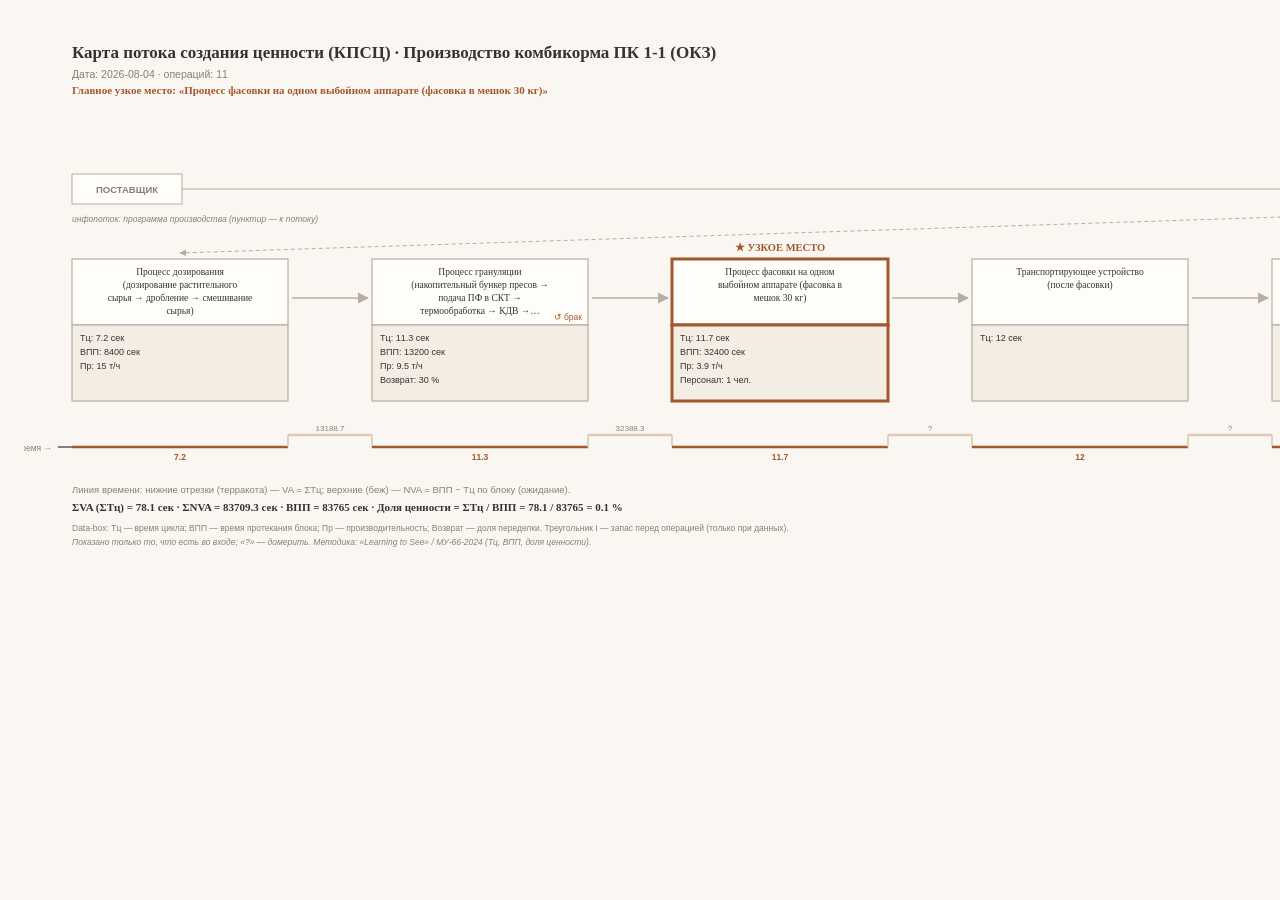
<file: результаты/карта_окз_v01.html>
<!doctype html><html lang=ru><head><meta charset=utf-8><title>КПСЦ · Производство комбикорма ПК 1-1 (ОКЗ)</title><style>body{margin:0;background:#faf7f2;padding:24px;font-family:'Helvetica Neue', Arial, sans-serif}</style></head><body><svg xmlns="http://www.w3.org/2000/svg" width="3312" height="553" viewBox="0 0 3312 553" font-family="Georgia, 'Times New Roman', serif"><rect width="3312" height="553" fill="#faf7f2"/><defs><marker id="arrow" viewBox="0 0 10 10" refX="9" refY="5" markerWidth="7" markerHeight="7" orient="auto-start-reverse"><path d="M 0 0 L 10 5 L 0 10 z" fill="#b9ada0"/></marker><marker id="arrowT" viewBox="0 0 10 10" refX="9" refY="5" markerWidth="7" markerHeight="7" orient="auto-start-reverse"><path d="M 0 0 L 10 5 L 0 10 z" fill="#a4572f"/></marker></defs><text x="48.0" y="34.0" font-family="Georgia, 'Times New Roman', serif" font-size="17" fill="#333333" text-anchor="start" font-weight="bold" font-style="normal">Карта потока создания ценности (КПСЦ) · Производство комбикорма ПК 1-1 (ОКЗ)</text><text x="48.0" y="54.0" font-family="'Helvetica Neue', Arial, sans-serif" font-size="10.5" fill="#8a7f74" text-anchor="start" font-weight="normal" font-style="normal">Дата: 2026-08-04 · операций: 11</text><text x="48.0" y="70.0" font-family="Georgia, 'Times New Roman', serif" font-size="11" fill="#a4572f" text-anchor="start" font-weight="bold" font-style="normal">Главное узкое место: «Процесс фасовки на одном выбойном аппарате (фасовка в мешок 30 кг)»</text><text x="3264.0" y="54.0" font-family="'Helvetica Neue', Arial, sans-serif" font-size="10.5" fill="#8a4b2a" text-anchor="end" font-weight="bold" font-style="normal">СТАТУС: С ПРОБЕЛАМИ: запасы перед операциями; ВПП не по всем операциям; спрос/время → такт не вычисляется</text><text x="3264.0" y="70.0" font-family="'Helvetica Neue', Arial, sans-serif" font-size="10" fill="#8a7f74" text-anchor="end" font-weight="normal" font-style="normal">ВПП итого (вход): 83765 сек</text><rect x="48.0" y="150.0" width="110.0" height="30.0" fill="#fffdf9" stroke="#b9ada0" stroke-width="1"/><text x="103.0" y="169.0" font-family="'Helvetica Neue', Arial, sans-serif" font-size="9.5" fill="#8a7f74" text-anchor="middle" font-weight="bold" font-style="normal">ПОСТАВЩИК</text><rect x="1601.0" y="150.0" width="110.0" height="30.0" fill="#fffdf9" stroke="#b9ada0" stroke-width="1"/><text x="1656.0" y="169.0" font-family="'Helvetica Neue', Arial, sans-serif" font-size="9.5" fill="#8a7f74" text-anchor="middle" font-weight="bold" font-style="normal">ПЛАНИРОВАНИЕ</text><rect x="3154.0" y="150.0" width="110.0" height="30.0" fill="#fffdf9" stroke="#b9ada0" stroke-width="1"/><text x="3209.0" y="169.0" font-family="'Helvetica Neue', Arial, sans-serif" font-size="9.5" fill="#8a7f74" text-anchor="middle" font-weight="bold" font-style="normal">КЛИЕНТ</text><line x1="158.0" y1="165.0" x2="1601.0" y2="165.0" stroke="#b9ada0" stroke-width="1" marker-end="url(#arrow)"/><line x1="1711.0" y1="165.0" x2="3154.0" y2="165.0" stroke="#b9ada0" stroke-width="1" marker-end="url(#arrow)"/><line x1="1656.0" y1="180.0" x2="156.0" y2="229.0" stroke="#b9ada0" stroke-width="1" stroke-dasharray="4 3" marker-end="url(#arrow)"/><text x="48.0" y="198.0" font-family="'Helvetica Neue', Arial, sans-serif" font-size="8.5" fill="#8a7f74" text-anchor="start" font-weight="normal" font-style="italic">инфопоток: программа производства (пунктир — к потоку)</text><line x1="268.0" y1="274.0" x2="344.0" y2="274.0" stroke="#b9ada0" stroke-width="1.6" marker-end="url(#arrow)"/><line x1="568.0" y1="274.0" x2="644.0" y2="274.0" stroke="#b9ada0" stroke-width="1.6" marker-end="url(#arrow)"/><line x1="868.0" y1="274.0" x2="944.0" y2="274.0" stroke="#b9ada0" stroke-width="1.6" marker-end="url(#arrow)"/><line x1="1168.0" y1="274.0" x2="1244.0" y2="274.0" stroke="#b9ada0" stroke-width="1.6" marker-end="url(#arrow)"/><line x1="1468.0" y1="274.0" x2="1544.0" y2="274.0" stroke="#b9ada0" stroke-width="1.6" marker-end="url(#arrow)"/><line x1="1768.0" y1="274.0" x2="1844.0" y2="274.0" stroke="#b9ada0" stroke-width="1.6" marker-end="url(#arrow)"/><line x1="2068.0" y1="274.0" x2="2144.0" y2="274.0" stroke="#b9ada0" stroke-width="1.6" marker-end="url(#arrow)"/><line x1="2368.0" y1="274.0" x2="2444.0" y2="274.0" stroke="#b9ada0" stroke-width="1.6" marker-end="url(#arrow)"/><line x1="2668.0" y1="274.0" x2="2744.0" y2="274.0" stroke="#b9ada0" stroke-width="1.6" marker-end="url(#arrow)"/><line x1="2968.0" y1="274.0" x2="3044.0" y2="274.0" stroke="#b9ada0" stroke-width="1.6" marker-end="url(#arrow)"/><rect x="48.0" y="235.0" width="216.0" height="66.0" fill="#fffdf9" stroke="#b9ada0" stroke-width="1.2"/><text x="156.0" y="251.0" font-family="Georgia, 'Times New Roman', serif" font-size="9.5" fill="#333333" text-anchor="middle" font-weight="normal" font-style="normal">Процесс дозирования</text><text x="156.0" y="264.0" font-family="Georgia, 'Times New Roman', serif" font-size="9.5" fill="#333333" text-anchor="middle" font-weight="normal" font-style="normal">(дозирование растительного</text><text x="156.0" y="277.0" font-family="Georgia, 'Times New Roman', serif" font-size="9.5" fill="#333333" text-anchor="middle" font-weight="normal" font-style="normal">сырья → дробление → смешивание</text><text x="156.0" y="290.0" font-family="Georgia, 'Times New Roman', serif" font-size="9.5" fill="#333333" text-anchor="middle" font-weight="normal" font-style="normal">сырья)</text><rect x="48.0" y="301.0" width="216.0" height="76.0" fill="#f3ede4" stroke="#b9ada0" stroke-width="1.2"/><text x="56.0" y="317.0" font-family="'Helvetica Neue', Arial, sans-serif" font-size="9" fill="#333333" text-anchor="start" font-weight="normal" font-style="normal">Тц: 7.2 сек</text><text x="56.0" y="331.0" font-family="'Helvetica Neue', Arial, sans-serif" font-size="9" fill="#333333" text-anchor="start" font-weight="normal" font-style="normal">ВПП: 8400 сек</text><text x="56.0" y="345.0" font-family="'Helvetica Neue', Arial, sans-serif" font-size="9" fill="#333333" text-anchor="start" font-weight="normal" font-style="normal">Пр: 15 т/ч</text><rect x="348.0" y="235.0" width="216.0" height="66.0" fill="#fffdf9" stroke="#b9ada0" stroke-width="1.2"/><text x="456.0" y="251.0" font-family="Georgia, 'Times New Roman', serif" font-size="9.5" fill="#333333" text-anchor="middle" font-weight="normal" font-style="normal">Процесс грануляции</text><text x="456.0" y="264.0" font-family="Georgia, 'Times New Roman', serif" font-size="9.5" fill="#333333" text-anchor="middle" font-weight="normal" font-style="normal">(накопительный бункер пресов →</text><text x="456.0" y="277.0" font-family="Georgia, 'Times New Roman', serif" font-size="9.5" fill="#333333" text-anchor="middle" font-weight="normal" font-style="normal">подача ПФ в СКТ →</text><text x="456.0" y="290.0" font-family="Georgia, 'Times New Roman', serif" font-size="9.5" fill="#333333" text-anchor="middle" font-weight="normal" font-style="normal">термообработка → КДВ →…</text><rect x="348.0" y="301.0" width="216.0" height="76.0" fill="#f3ede4" stroke="#b9ada0" stroke-width="1.2"/><text x="356.0" y="317.0" font-family="'Helvetica Neue', Arial, sans-serif" font-size="9" fill="#333333" text-anchor="start" font-weight="normal" font-style="normal">Тц: 11.3 сек</text><text x="356.0" y="331.0" font-family="'Helvetica Neue', Arial, sans-serif" font-size="9" fill="#333333" text-anchor="start" font-weight="normal" font-style="normal">ВПП: 13200 сек</text><text x="356.0" y="345.0" font-family="'Helvetica Neue', Arial, sans-serif" font-size="9" fill="#333333" text-anchor="start" font-weight="normal" font-style="normal">Пр: 9.5 т/ч</text><text x="356.0" y="359.0" font-family="'Helvetica Neue', Arial, sans-serif" font-size="9" fill="#333333" text-anchor="start" font-weight="normal" font-style="normal">Возврат: 30 %</text><text x="558.0" y="296.0" font-family="'Helvetica Neue', Arial, sans-serif" font-size="8.5" fill="#a4572f" text-anchor="end" font-weight="normal" font-style="normal">↺ брак</text><rect x="648.0" y="235.0" width="216.0" height="66.0" fill="#fffdf9" stroke="#a4572f" stroke-width="3"/><text x="756.0" y="251.0" font-family="Georgia, 'Times New Roman', serif" font-size="9.5" fill="#333333" text-anchor="middle" font-weight="normal" font-style="normal">Процесс фасовки на одном</text><text x="756.0" y="264.0" font-family="Georgia, 'Times New Roman', serif" font-size="9.5" fill="#333333" text-anchor="middle" font-weight="normal" font-style="normal">выбойном аппарате (фасовка в</text><text x="756.0" y="277.0" font-family="Georgia, 'Times New Roman', serif" font-size="9.5" fill="#333333" text-anchor="middle" font-weight="normal" font-style="normal">мешок 30 кг)</text><text x="756.0" y="227.0" font-family="Georgia, 'Times New Roman', serif" font-size="10.5" fill="#a4572f" text-anchor="middle" font-weight="bold" font-style="normal">★ УЗКОЕ МЕСТО</text><rect x="648.0" y="301.0" width="216.0" height="76.0" fill="#f3ede4" stroke="#a4572f" stroke-width="3"/><text x="656.0" y="317.0" font-family="'Helvetica Neue', Arial, sans-serif" font-size="9" fill="#333333" text-anchor="start" font-weight="normal" font-style="normal">Тц: 11.7 сек</text><text x="656.0" y="331.0" font-family="'Helvetica Neue', Arial, sans-serif" font-size="9" fill="#333333" text-anchor="start" font-weight="normal" font-style="normal">ВПП: 32400 сек</text><text x="656.0" y="345.0" font-family="'Helvetica Neue', Arial, sans-serif" font-size="9" fill="#333333" text-anchor="start" font-weight="normal" font-style="normal">Пр: 3.9 т/ч</text><text x="656.0" y="359.0" font-family="'Helvetica Neue', Arial, sans-serif" font-size="9" fill="#333333" text-anchor="start" font-weight="normal" font-style="normal">Персонал: 1 чел.</text><rect x="948.0" y="235.0" width="216.0" height="66.0" fill="#fffdf9" stroke="#b9ada0" stroke-width="1.2"/><text x="1056.0" y="251.0" font-family="Georgia, 'Times New Roman', serif" font-size="9.5" fill="#333333" text-anchor="middle" font-weight="normal" font-style="normal">Транспортирующее устройство</text><text x="1056.0" y="264.0" font-family="Georgia, 'Times New Roman', serif" font-size="9.5" fill="#333333" text-anchor="middle" font-weight="normal" font-style="normal">(после фасовки)</text><rect x="948.0" y="301.0" width="216.0" height="76.0" fill="#f3ede4" stroke="#b9ada0" stroke-width="1.2"/><text x="956.0" y="317.0" font-family="'Helvetica Neue', Arial, sans-serif" font-size="9" fill="#333333" text-anchor="start" font-weight="normal" font-style="normal">Тц: 12 сек</text><rect x="1248.0" y="235.0" width="216.0" height="66.0" fill="#fffdf9" stroke="#b9ada0" stroke-width="1.2"/><text x="1356.0" y="251.0" font-family="Georgia, 'Times New Roman', serif" font-size="9.5" fill="#333333" text-anchor="middle" font-weight="normal" font-style="normal">Укладка на поддон</text><rect x="1248.0" y="301.0" width="216.0" height="76.0" fill="#f3ede4" stroke="#b9ada0" stroke-width="1.2"/><text x="1256.0" y="317.0" font-family="'Helvetica Neue', Arial, sans-serif" font-size="9" fill="#333333" text-anchor="start" font-weight="normal" font-style="normal">Тц: 10.4 сек</text><text x="1256.0" y="331.0" font-family="'Helvetica Neue', Arial, sans-serif" font-size="9" fill="#333333" text-anchor="start" font-weight="normal" font-style="normal">Персонал: 1 чел.</text><rect x="1548.0" y="235.0" width="216.0" height="66.0" fill="#fffdf9" stroke="#b9ada0" stroke-width="1.2"/><text x="1656.0" y="251.0" font-family="Georgia, 'Times New Roman', serif" font-size="9.5" fill="#333333" text-anchor="middle" font-weight="normal" font-style="normal">Размещение на складе готовой</text><text x="1656.0" y="264.0" font-family="Georgia, 'Times New Roman', serif" font-size="9.5" fill="#333333" text-anchor="middle" font-weight="normal" font-style="normal">продукции</text><rect x="1548.0" y="301.0" width="216.0" height="76.0" fill="#f3ede4" stroke="#b9ada0" stroke-width="1.2"/><text x="1556.0" y="317.0" font-family="'Helvetica Neue', Arial, sans-serif" font-size="9" fill="#333333" text-anchor="start" font-weight="normal" font-style="normal">Тц: 5.1 сек</text><text x="1556.0" y="331.0" font-family="'Helvetica Neue', Arial, sans-serif" font-size="9" fill="#333333" text-anchor="start" font-weight="normal" font-style="normal">ВПП: 6000 сек</text><text x="1556.0" y="345.0" font-family="'Helvetica Neue', Arial, sans-serif" font-size="9" fill="#333333" text-anchor="start" font-weight="normal" font-style="normal">Персонал: 1 чел.</text><rect x="1848.0" y="235.0" width="216.0" height="66.0" fill="#fffdf9" stroke="#b9ada0" stroke-width="1.2"/><text x="1956.0" y="251.0" font-family="Georgia, 'Times New Roman', serif" font-size="9.5" fill="#333333" text-anchor="middle" font-weight="normal" font-style="normal">Перемещение в магазин готовой</text><text x="1956.0" y="264.0" font-family="Georgia, 'Times New Roman', serif" font-size="9.5" fill="#333333" text-anchor="middle" font-weight="normal" font-style="normal">продукции</text><rect x="1848.0" y="301.0" width="216.0" height="76.0" fill="#f3ede4" stroke="#b9ada0" stroke-width="1.2"/><text x="1856.0" y="317.0" font-family="'Helvetica Neue', Arial, sans-serif" font-size="9" fill="#333333" text-anchor="start" font-weight="normal" font-style="normal">Тц: 6.9 сек</text><text x="1856.0" y="331.0" font-family="'Helvetica Neue', Arial, sans-serif" font-size="9" fill="#333333" text-anchor="start" font-weight="normal" font-style="normal">ВПП: 8050 сек</text><rect x="2148.0" y="235.0" width="216.0" height="66.0" fill="#fffdf9" stroke="#b9ada0" stroke-width="1.2"/><text x="2256.0" y="251.0" font-family="Georgia, 'Times New Roman', serif" font-size="9.5" fill="#333333" text-anchor="middle" font-weight="normal" font-style="normal">Весовая (весовой контроль)</text><rect x="2148.0" y="301.0" width="216.0" height="76.0" fill="#f3ede4" stroke="#b9ada0" stroke-width="1.2"/><text x="2156.0" y="317.0" font-family="'Helvetica Neue', Arial, sans-serif" font-size="9" fill="#333333" text-anchor="start" font-weight="normal" font-style="normal">Тц: 3.8 сек</text><text x="2156.0" y="331.0" font-family="'Helvetica Neue', Arial, sans-serif" font-size="9" fill="#333333" text-anchor="start" font-weight="normal" font-style="normal">ВПП: 4410 сек</text><rect x="2448.0" y="235.0" width="216.0" height="66.0" fill="#fffdf9" stroke="#b9ada0" stroke-width="1.2"/><text x="2556.0" y="251.0" font-family="Georgia, 'Times New Roman', serif" font-size="9.5" fill="#333333" text-anchor="middle" font-weight="normal" font-style="normal">Перемещение в магазин готовой</text><text x="2556.0" y="264.0" font-family="Georgia, 'Times New Roman', serif" font-size="9.5" fill="#333333" text-anchor="middle" font-weight="normal" font-style="normal">продукции (после весовой)</text><rect x="2448.0" y="301.0" width="216.0" height="76.0" fill="#f3ede4" stroke="#b9ada0" stroke-width="1.2"/><text x="2456.0" y="317.0" font-family="'Helvetica Neue', Arial, sans-serif" font-size="9" fill="#333333" text-anchor="start" font-weight="normal" font-style="normal">Тц: 3.6 сек</text><text x="2456.0" y="331.0" font-family="'Helvetica Neue', Arial, sans-serif" font-size="9" fill="#333333" text-anchor="start" font-weight="normal" font-style="normal">ВПП: 4200 сек</text><rect x="2748.0" y="235.0" width="216.0" height="66.0" fill="#fffdf9" stroke="#b9ada0" stroke-width="1.2"/><text x="2856.0" y="251.0" font-family="Georgia, 'Times New Roman', serif" font-size="9.5" fill="#333333" text-anchor="middle" font-weight="normal" font-style="normal">Отгрузка в магазин готовой</text><text x="2856.0" y="264.0" font-family="Georgia, 'Times New Roman', serif" font-size="9.5" fill="#333333" text-anchor="middle" font-weight="normal" font-style="normal">продукции</text><rect x="2748.0" y="301.0" width="216.0" height="76.0" fill="#f3ede4" stroke="#b9ada0" stroke-width="1.2"/><text x="2756.0" y="317.0" font-family="'Helvetica Neue', Arial, sans-serif" font-size="9" fill="#333333" text-anchor="start" font-weight="normal" font-style="normal">Тц: 1.6 сек</text><text x="2756.0" y="331.0" font-family="'Helvetica Neue', Arial, sans-serif" font-size="9" fill="#333333" text-anchor="start" font-weight="normal" font-style="normal">ВПП: 1855 сек</text><rect x="3048.0" y="235.0" width="216.0" height="66.0" fill="#fffdf9" stroke="#b9ada0" stroke-width="1.2"/><text x="3156.0" y="251.0" font-family="Georgia, 'Times New Roman', serif" font-size="9.5" fill="#333333" text-anchor="middle" font-weight="normal" font-style="normal">Перемещение погрузчика от</text><text x="3156.0" y="264.0" font-family="Georgia, 'Times New Roman', serif" font-size="9.5" fill="#333333" text-anchor="middle" font-weight="normal" font-style="normal">магазина до склада</text><rect x="3048.0" y="301.0" width="216.0" height="76.0" fill="#f3ede4" stroke="#b9ada0" stroke-width="1.2"/><text x="3056.0" y="317.0" font-family="'Helvetica Neue', Arial, sans-serif" font-size="9" fill="#333333" text-anchor="start" font-weight="normal" font-style="normal">Тц: 4.5 сек</text><text x="3056.0" y="331.0" font-family="'Helvetica Neue', Arial, sans-serif" font-size="9" fill="#333333" text-anchor="start" font-weight="normal" font-style="normal">ВПП: 5250 сек</text><line x1="34.0" y1="423.0" x2="48.0" y2="423.0" stroke="#333333" stroke-width="1.2"/><line x1="48.0" y1="423.0" x2="264.0" y2="423.0" stroke="#a4572f" stroke-width="2.4"/><text x="156.0" y="436.0" font-family="'Helvetica Neue', Arial, sans-serif" font-size="8.5" fill="#a4572f" text-anchor="middle" font-weight="bold" font-style="normal">7.2</text><line x1="264.0" y1="423.0" x2="264.0" y2="411.0" stroke="#d8c9b8" stroke-width="1.6"/><line x1="264.0" y1="411.0" x2="348.0" y2="411.0" stroke="#d8c9b8" stroke-width="2.4"/><text x="306.0" y="407.0" font-family="'Helvetica Neue', Arial, sans-serif" font-size="8" fill="#8a7f74" text-anchor="middle" font-weight="normal" font-style="normal">13188.7</text><line x1="348.0" y1="411.0" x2="348.0" y2="423.0" stroke="#d8c9b8" stroke-width="1.6"/><line x1="348.0" y1="423.0" x2="564.0" y2="423.0" stroke="#a4572f" stroke-width="2.4"/><text x="456.0" y="436.0" font-family="'Helvetica Neue', Arial, sans-serif" font-size="8.5" fill="#a4572f" text-anchor="middle" font-weight="bold" font-style="normal">11.3</text><line x1="564.0" y1="423.0" x2="564.0" y2="411.0" stroke="#d8c9b8" stroke-width="1.6"/><line x1="564.0" y1="411.0" x2="648.0" y2="411.0" stroke="#d8c9b8" stroke-width="2.4"/><text x="606.0" y="407.0" font-family="'Helvetica Neue', Arial, sans-serif" font-size="8" fill="#8a7f74" text-anchor="middle" font-weight="normal" font-style="normal">32388.3</text><line x1="648.0" y1="411.0" x2="648.0" y2="423.0" stroke="#d8c9b8" stroke-width="1.6"/><line x1="648.0" y1="423.0" x2="864.0" y2="423.0" stroke="#a4572f" stroke-width="2.4"/><text x="756.0" y="436.0" font-family="'Helvetica Neue', Arial, sans-serif" font-size="8.5" fill="#a4572f" text-anchor="middle" font-weight="bold" font-style="normal">11.7</text><line x1="864.0" y1="423.0" x2="864.0" y2="411.0" stroke="#d8c9b8" stroke-width="1.6"/><line x1="864.0" y1="411.0" x2="948.0" y2="411.0" stroke="#d8c9b8" stroke-width="2.4"/><text x="906.0" y="407.0" font-family="'Helvetica Neue', Arial, sans-serif" font-size="8" fill="#8a7f74" text-anchor="middle" font-weight="normal" font-style="normal">?</text><line x1="948.0" y1="411.0" x2="948.0" y2="423.0" stroke="#d8c9b8" stroke-width="1.6"/><line x1="948.0" y1="423.0" x2="1164.0" y2="423.0" stroke="#a4572f" stroke-width="2.4"/><text x="1056.0" y="436.0" font-family="'Helvetica Neue', Arial, sans-serif" font-size="8.5" fill="#a4572f" text-anchor="middle" font-weight="bold" font-style="normal">12</text><line x1="1164.0" y1="423.0" x2="1164.0" y2="411.0" stroke="#d8c9b8" stroke-width="1.6"/><line x1="1164.0" y1="411.0" x2="1248.0" y2="411.0" stroke="#d8c9b8" stroke-width="2.4"/><text x="1206.0" y="407.0" font-family="'Helvetica Neue', Arial, sans-serif" font-size="8" fill="#8a7f74" text-anchor="middle" font-weight="normal" font-style="normal">?</text><line x1="1248.0" y1="411.0" x2="1248.0" y2="423.0" stroke="#d8c9b8" stroke-width="1.6"/><line x1="1248.0" y1="423.0" x2="1464.0" y2="423.0" stroke="#a4572f" stroke-width="2.4"/><text x="1356.0" y="436.0" font-family="'Helvetica Neue', Arial, sans-serif" font-size="8.5" fill="#a4572f" text-anchor="middle" font-weight="bold" font-style="normal">10.4</text><line x1="1464.0" y1="423.0" x2="1464.0" y2="411.0" stroke="#d8c9b8" stroke-width="1.6"/><line x1="1464.0" y1="411.0" x2="1548.0" y2="411.0" stroke="#d8c9b8" stroke-width="2.4"/><text x="1506.0" y="407.0" font-family="'Helvetica Neue', Arial, sans-serif" font-size="8" fill="#8a7f74" text-anchor="middle" font-weight="normal" font-style="normal">5994.9</text><line x1="1548.0" y1="411.0" x2="1548.0" y2="423.0" stroke="#d8c9b8" stroke-width="1.6"/><line x1="1548.0" y1="423.0" x2="1764.0" y2="423.0" stroke="#a4572f" stroke-width="2.4"/><text x="1656.0" y="436.0" font-family="'Helvetica Neue', Arial, sans-serif" font-size="8.5" fill="#a4572f" text-anchor="middle" font-weight="bold" font-style="normal">5.1</text><line x1="1764.0" y1="423.0" x2="1764.0" y2="411.0" stroke="#d8c9b8" stroke-width="1.6"/><line x1="1764.0" y1="411.0" x2="1848.0" y2="411.0" stroke="#d8c9b8" stroke-width="2.4"/><text x="1806.0" y="407.0" font-family="'Helvetica Neue', Arial, sans-serif" font-size="8" fill="#8a7f74" text-anchor="middle" font-weight="normal" font-style="normal">8043.1</text><line x1="1848.0" y1="411.0" x2="1848.0" y2="423.0" stroke="#d8c9b8" stroke-width="1.6"/><line x1="1848.0" y1="423.0" x2="2064.0" y2="423.0" stroke="#a4572f" stroke-width="2.4"/><text x="1956.0" y="436.0" font-family="'Helvetica Neue', Arial, sans-serif" font-size="8.5" fill="#a4572f" text-anchor="middle" font-weight="bold" font-style="normal">6.9</text><line x1="2064.0" y1="423.0" x2="2064.0" y2="411.0" stroke="#d8c9b8" stroke-width="1.6"/><line x1="2064.0" y1="411.0" x2="2148.0" y2="411.0" stroke="#d8c9b8" stroke-width="2.4"/><text x="2106.0" y="407.0" font-family="'Helvetica Neue', Arial, sans-serif" font-size="8" fill="#8a7f74" text-anchor="middle" font-weight="normal" font-style="normal">4406.2</text><line x1="2148.0" y1="411.0" x2="2148.0" y2="423.0" stroke="#d8c9b8" stroke-width="1.6"/><line x1="2148.0" y1="423.0" x2="2364.0" y2="423.0" stroke="#a4572f" stroke-width="2.4"/><text x="2256.0" y="436.0" font-family="'Helvetica Neue', Arial, sans-serif" font-size="8.5" fill="#a4572f" text-anchor="middle" font-weight="bold" font-style="normal">3.8</text><line x1="2364.0" y1="423.0" x2="2364.0" y2="411.0" stroke="#d8c9b8" stroke-width="1.6"/><line x1="2364.0" y1="411.0" x2="2448.0" y2="411.0" stroke="#d8c9b8" stroke-width="2.4"/><text x="2406.0" y="407.0" font-family="'Helvetica Neue', Arial, sans-serif" font-size="8" fill="#8a7f74" text-anchor="middle" font-weight="normal" font-style="normal">4196.4</text><line x1="2448.0" y1="411.0" x2="2448.0" y2="423.0" stroke="#d8c9b8" stroke-width="1.6"/><line x1="2448.0" y1="423.0" x2="2664.0" y2="423.0" stroke="#a4572f" stroke-width="2.4"/><text x="2556.0" y="436.0" font-family="'Helvetica Neue', Arial, sans-serif" font-size="8.5" fill="#a4572f" text-anchor="middle" font-weight="bold" font-style="normal">3.6</text><line x1="2664.0" y1="423.0" x2="2664.0" y2="411.0" stroke="#d8c9b8" stroke-width="1.6"/><line x1="2664.0" y1="411.0" x2="2748.0" y2="411.0" stroke="#d8c9b8" stroke-width="2.4"/><text x="2706.0" y="407.0" font-family="'Helvetica Neue', Arial, sans-serif" font-size="8" fill="#8a7f74" text-anchor="middle" font-weight="normal" font-style="normal">1853.4</text><line x1="2748.0" y1="411.0" x2="2748.0" y2="423.0" stroke="#d8c9b8" stroke-width="1.6"/><line x1="2748.0" y1="423.0" x2="2964.0" y2="423.0" stroke="#a4572f" stroke-width="2.4"/><text x="2856.0" y="436.0" font-family="'Helvetica Neue', Arial, sans-serif" font-size="8.5" fill="#a4572f" text-anchor="middle" font-weight="bold" font-style="normal">1.6</text><line x1="2964.0" y1="423.0" x2="2964.0" y2="411.0" stroke="#d8c9b8" stroke-width="1.6"/><line x1="2964.0" y1="411.0" x2="3048.0" y2="411.0" stroke="#d8c9b8" stroke-width="2.4"/><text x="3006.0" y="407.0" font-family="'Helvetica Neue', Arial, sans-serif" font-size="8" fill="#8a7f74" text-anchor="middle" font-weight="normal" font-style="normal">5245.5</text><line x1="3048.0" y1="411.0" x2="3048.0" y2="423.0" stroke="#d8c9b8" stroke-width="1.6"/><line x1="3048.0" y1="423.0" x2="3264.0" y2="423.0" stroke="#a4572f" stroke-width="2.4"/><text x="3156.0" y="436.0" font-family="'Helvetica Neue', Arial, sans-serif" font-size="8.5" fill="#a4572f" text-anchor="middle" font-weight="bold" font-style="normal">4.5</text><line x1="3264.0" y1="423.0" x2="3278.0" y2="423.0" stroke="#333333" stroke-width="1.2"/><text x="28.0" y="427.0" font-family="'Helvetica Neue', Arial, sans-serif" font-size="8.5" fill="#8a7f74" text-anchor="end" font-weight="normal" font-style="normal">время →</text><text x="48.0" y="469.0" font-family="'Helvetica Neue', Arial, sans-serif" font-size="9.5" fill="#8a7f74" text-anchor="start" font-weight="normal" font-style="normal">Линия времени: нижние отрезки (терракота) — VA = ΣТц; верхние (беж) — NVA = ВПП − Тц по блоку (ожидание).</text><text x="48.0" y="487.0" font-family="Georgia, 'Times New Roman', serif" font-size="11" fill="#333333" text-anchor="start" font-weight="bold" font-style="normal">ΣVA (ΣТц) = 78.1 сек · ΣNVA = 83709.3 сек · ВПП = 83765 сек · Доля ценности = ΣТц / ВПП = 78.1 / 83765 = 0.1 %</text><text x="48.0" y="507.0" font-family="'Helvetica Neue', Arial, sans-serif" font-size="8.5" fill="#8a7f74" text-anchor="start" font-weight="normal" font-style="normal">Data-box: Тц — время цикла; ВПП — время протекания блока; Пр — производительность; Возврат — доля переделки. Треугольник I — запас перед операцией (только при данных).</text><text x="48.0" y="521.0" font-family="'Helvetica Neue', Arial, sans-serif" font-size="8.5" fill="#8a7f74" text-anchor="start" font-weight="normal" font-style="italic">Показано только то, что есть во входе; «?» — домерить. Методика: «Learning to See» / МУ-66-2024 (Тц, ВПП, доля ценности).</text></svg></body></html>
</file>
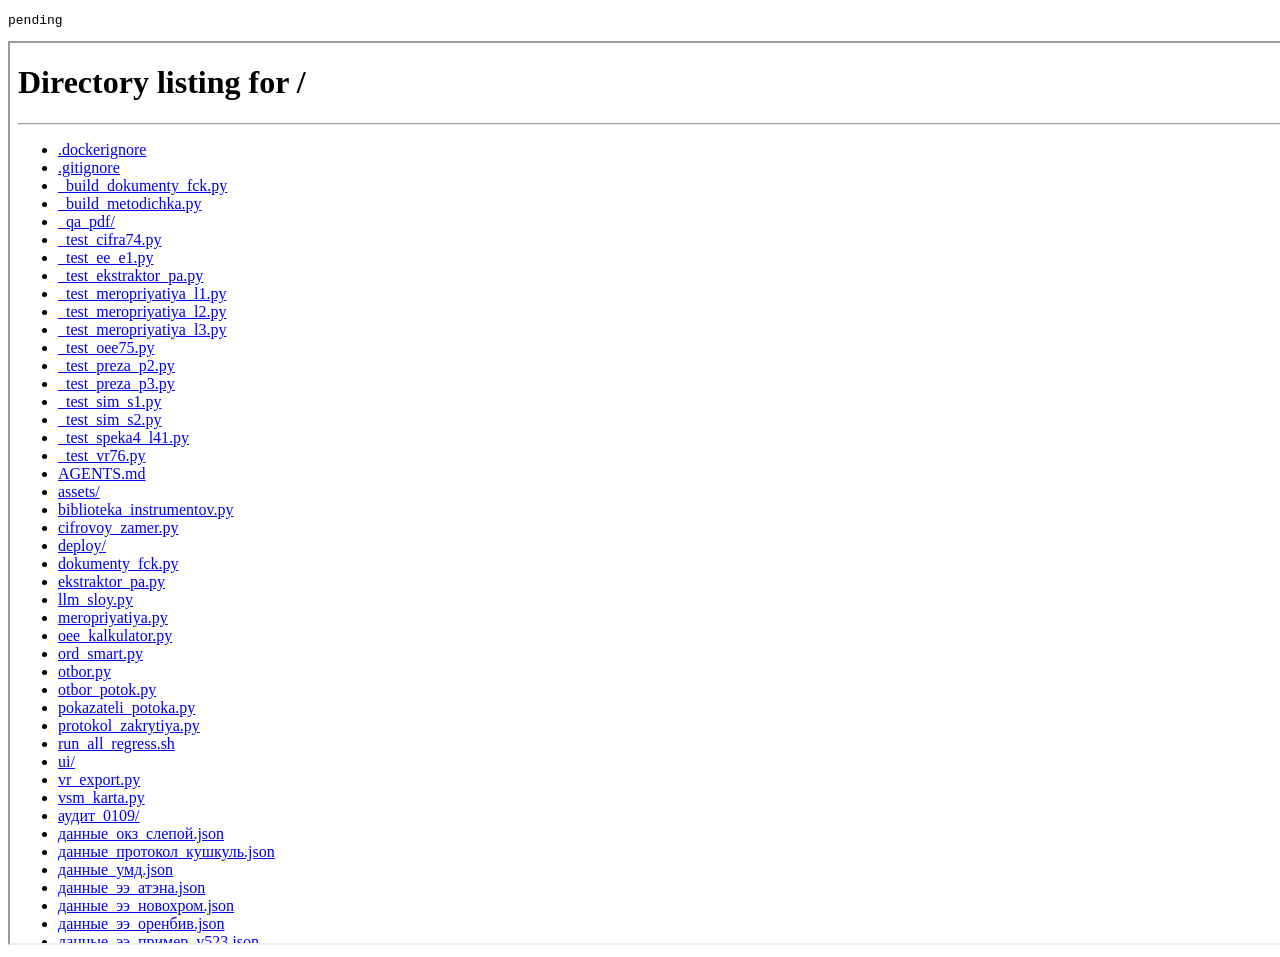
<file: ui/static/_qa_dom2.html>
<!DOCTYPE html>
<html><head><meta charset="utf-8"></head><body>
<pre id="out">pending</pre>
<iframe id="fr" style="width:1400px;height:900px"></iframe>
<script>
try { localStorage.setItem("agentцех_режим", "full"); } catch(e){}
document.getElementById("fr").src = "/#tool=uzkie_mesta";
function vis(el){ if(!el) return false;
  var cs = el.ownerDocument.defaultView.getComputedStyle(el);
  return cs.display !== "none" && !el.hidden && el.getClientRects().length > 0; }
var fr = document.getElementById("fr"), out = document.getElementById("out");
fr.addEventListener("load", function(){
  var win = fr.contentWindow, doc = fr.contentDocument;
  setTimeout(function(){
    var rz = doc.getElementById("result-zone");
    rz.hidden = false; // имитируем посчитанный отчёт
    doc.getElementById("report").innerHTML = "<h2>Отчёт</h2><p>тест</p>";
    var r1 = { umTool_reportVisible: vis(rz) };
    win.location.hash = "#tool=vsm";
    setTimeout(function(){
      r1.vsmTool_reportVisible = vis(rz);
      r1.vsmTool_reportDisplay = doc.defaultView.getComputedStyle(rz).display;
      // тост и кнопка
      var toast = doc.getElementById("ac-toast"), jump = doc.getElementById("ac-jump");
      r1.toastPointerEvents = doc.defaultView.getComputedStyle(toast).pointerEvents;
      r1.jumpShownInitially = jump.classList.contains("show");
      win.location.hash = "#tool=uzkie_mesta";
      setTimeout(function(){
        r1.backToUm_reportVisible = vis(rz);
        out.textContent = "QA2:" + JSON.stringify(r1, null, 1);
      }, 400);
    }, 400);
  }, 700);
});
</script></body></html>
</file>
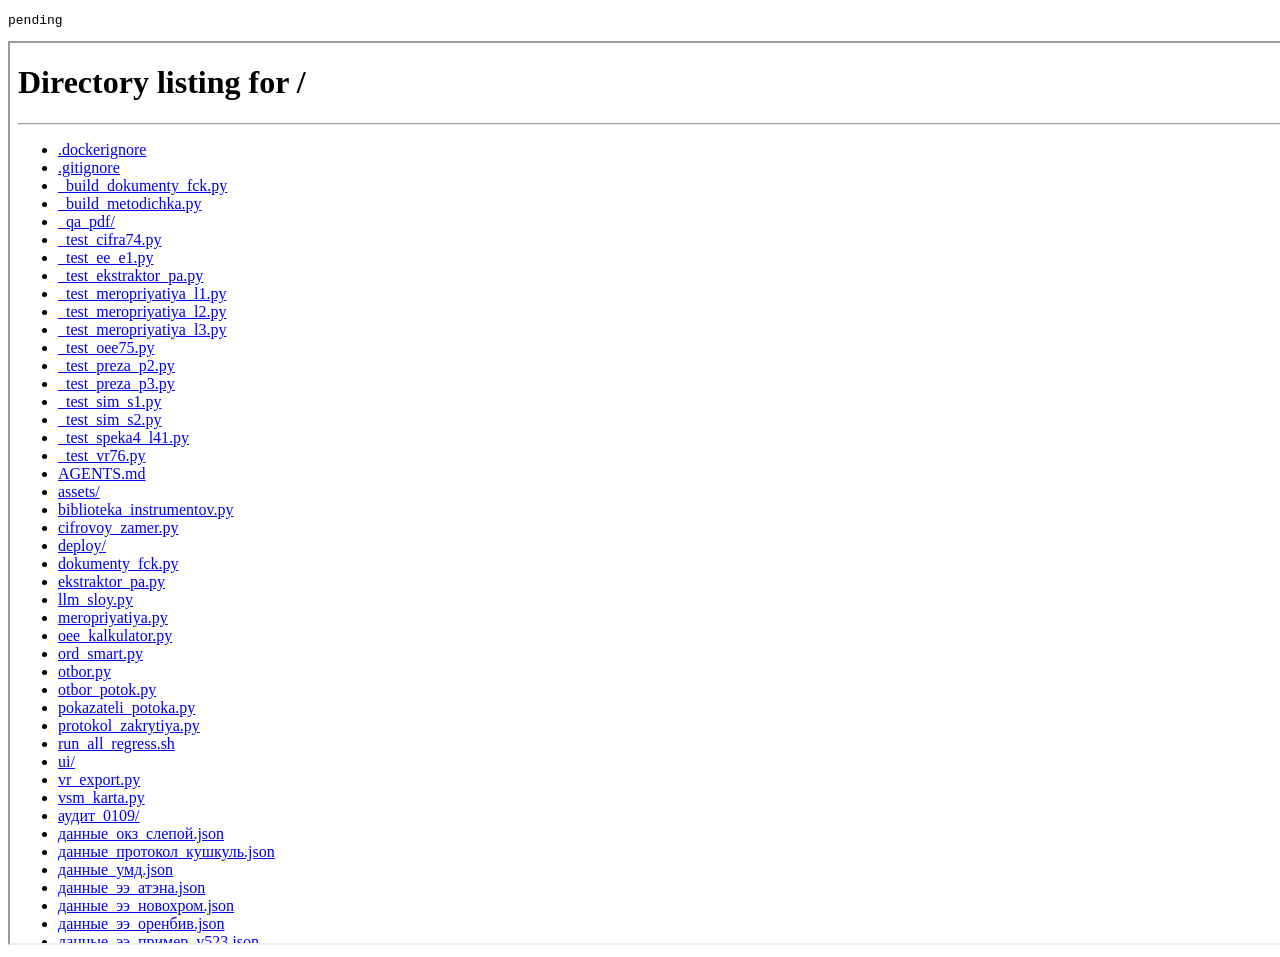
<file: ui/static/_qa_dom_check.html>
<!DOCTYPE html>
<html><head><meta charset="utf-8"><title>qa-dom</title></head>
<body>
<pre id="out">pending</pre>
<iframe id="fr" style="width:1400px;height:900px"></iframe>
<script>
try { localStorage.setItem("agentцех_режим", "full"); } catch(e){}
document.getElementById("fr").src = "/#tool=vsm";
function vis(el){
  if(!el) return false;
  var cs = el.ownerDocument.defaultView.getComputedStyle(el);
  return cs.display !== "none" && !el.hidden && el.getClientRects().length > 0;
}
function snapshot(doc, win){
  var tools = Array.prototype.slice.call(doc.querySelectorAll("#full-mode .tool[data-tool]"));
  var visTools = tools.filter(vis).map(function(t){return t.getAttribute("data-tool");});
  var rz = doc.getElementById("result-zone");
  var stages = Array.prototype.slice.call(doc.querySelectorAll(".stages > li.stage"));
  var visStages = stages.map(function(li, i){ return vis(li) ? i : null; }).filter(function(x){return x!==null;});
  var wz = doc.getElementById("wz-head");
  return {
    hash: win.location.hash,
    visibleTools: visTools,
    visibleStages: visStages,
    resultZoneVisible: vis(rz),
    wzHidden: wz ? wz.hidden : null,
    wzCrumb: doc.getElementById("wz-crumb") ? doc.getElementById("wz-crumb").textContent : "",
    wzTitle: doc.getElementById("wz-title") ? doc.getElementById("wz-title").textContent : "",
    overviewVisible: !!doc.querySelector(".stage-overview:not([hidden])") && vis(doc.querySelector(".stage-overview:not([hidden])"))
  };
}
var out = document.getElementById("out");
var fr = document.getElementById("fr");
var res = {};
fr.addEventListener("load", function(){
  var win = fr.contentWindow, doc = fr.contentDocument;
  setTimeout(function(){
    res.step1_vsm = snapshot(doc, win);
    win.location.hash = "#tool=soglashenie";
    setTimeout(function(){
      res.step2_soglashenie = snapshot(doc, win);
      // режим обзора этапа: повторный клик по открытой группе
      var head = doc.querySelector('.sn-group-head[data-stage="1"]');
      if (head) head.click();
      setTimeout(function(){
        res.step3_overview_stage1 = snapshot(doc, win);
        win.location.hash = "#tool=uzkie_mesta";
        setTimeout(function(){
          res.step4_um = snapshot(doc, win);
          out.textContent = "QA-RESULT:" + JSON.stringify(res, null, 1);
        }, 400);
      }, 400);
    }, 400);
  }, 700);
});
</script>
</body></html>
</file>
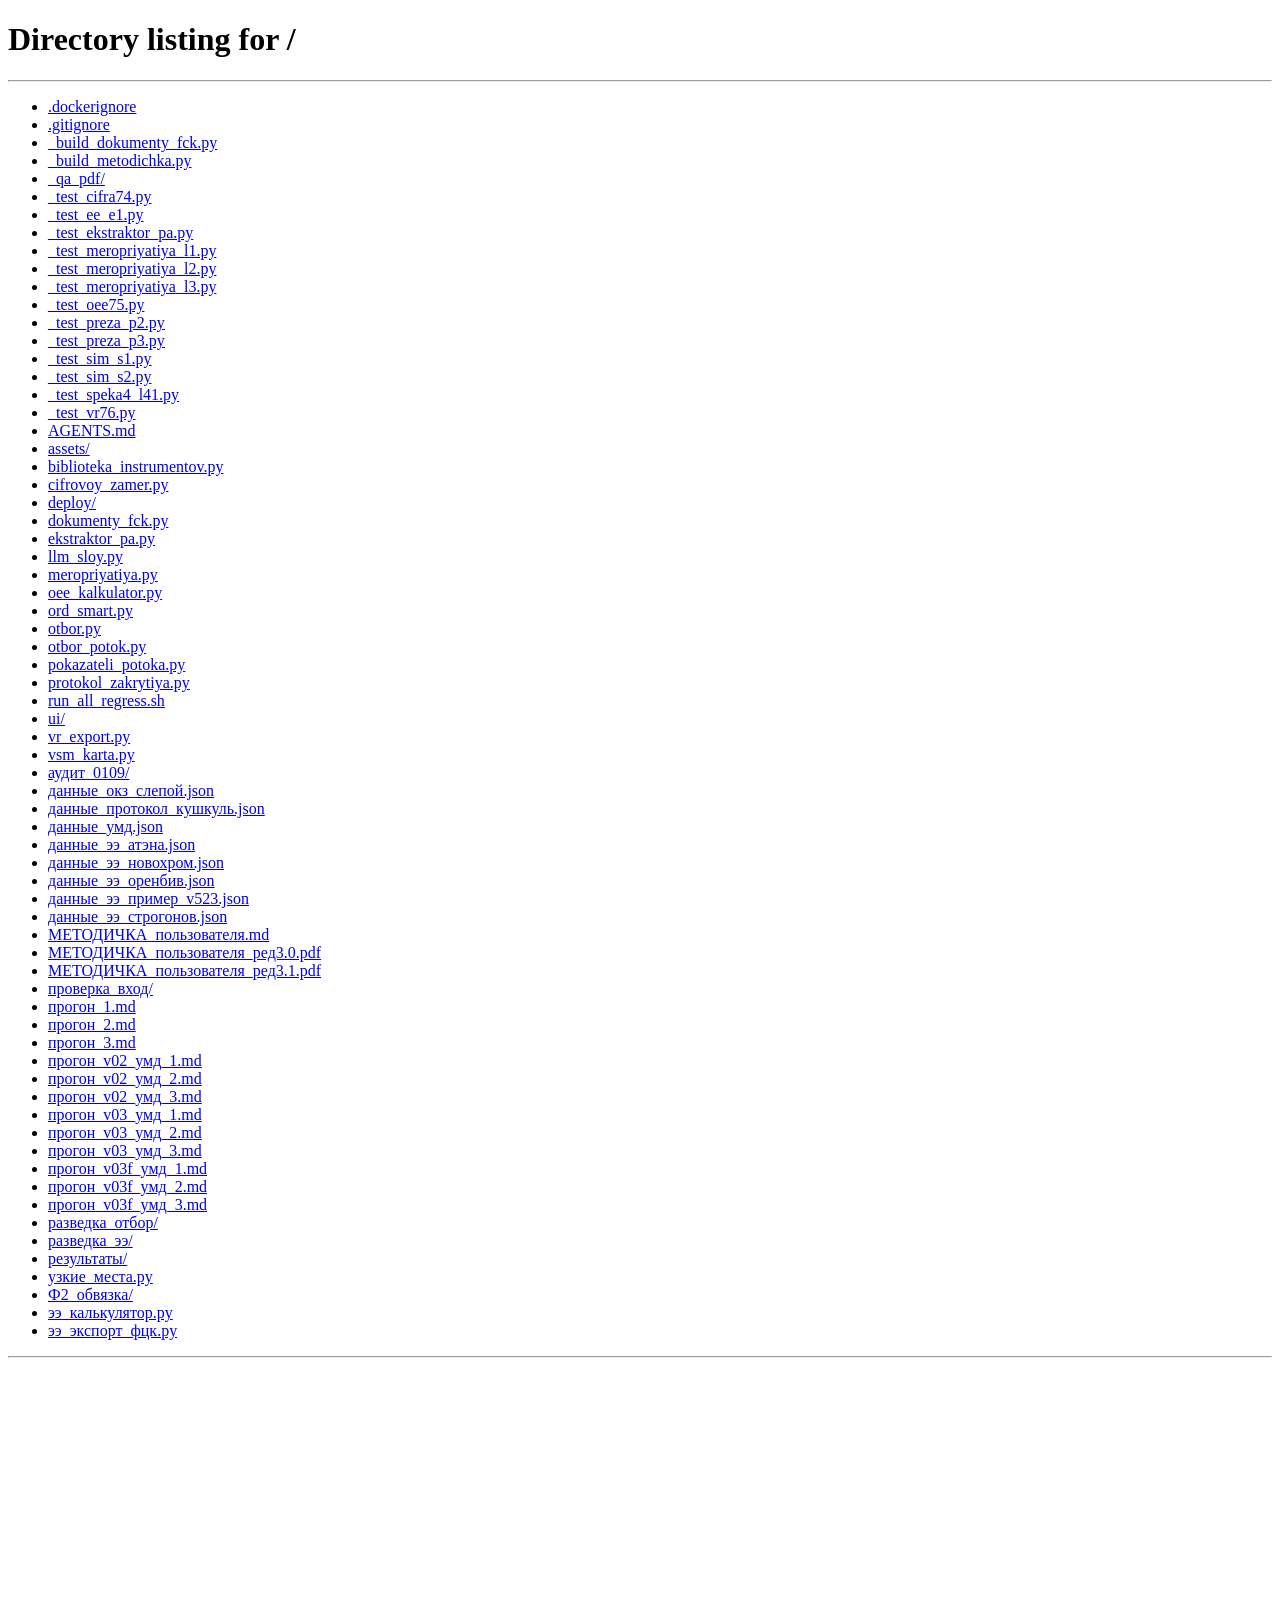
<file: ui/static/_qa_help.html>
<!DOCTYPE html>
<html lang="ru">
<head><meta charset="utf-8"><title>QA help glossary</title>
<style>body{margin:0;background:#fff}iframe{width:100%;height:2300px;border:0}</style></head>
<body>
<iframe id="fr" src="/"></iframe>
<script>
function sleep(ms){ return new Promise(r => setTimeout(r, ms)); }
var fr = document.getElementById('fr');
fr.onload = async function(){
  var d = fr.contentDocument;
  await sleep(1500);
  var btn = d.querySelector('.sn-help') || d.querySelector('[data-stage="help"]');
  if (btn) btn.click();
  await sleep(600);
  var link = d.querySelector('a[data-go="chB"]');
  if (link) link.click();
  await sleep(800);
  var gl = d.querySelector('dl.glossary');
  if (gl) gl.scrollIntoView();
  document.title = 'glossary:' + (gl ? gl.querySelectorAll('dt').length : 'NONE');
};
</script>
</body></html>
</file>
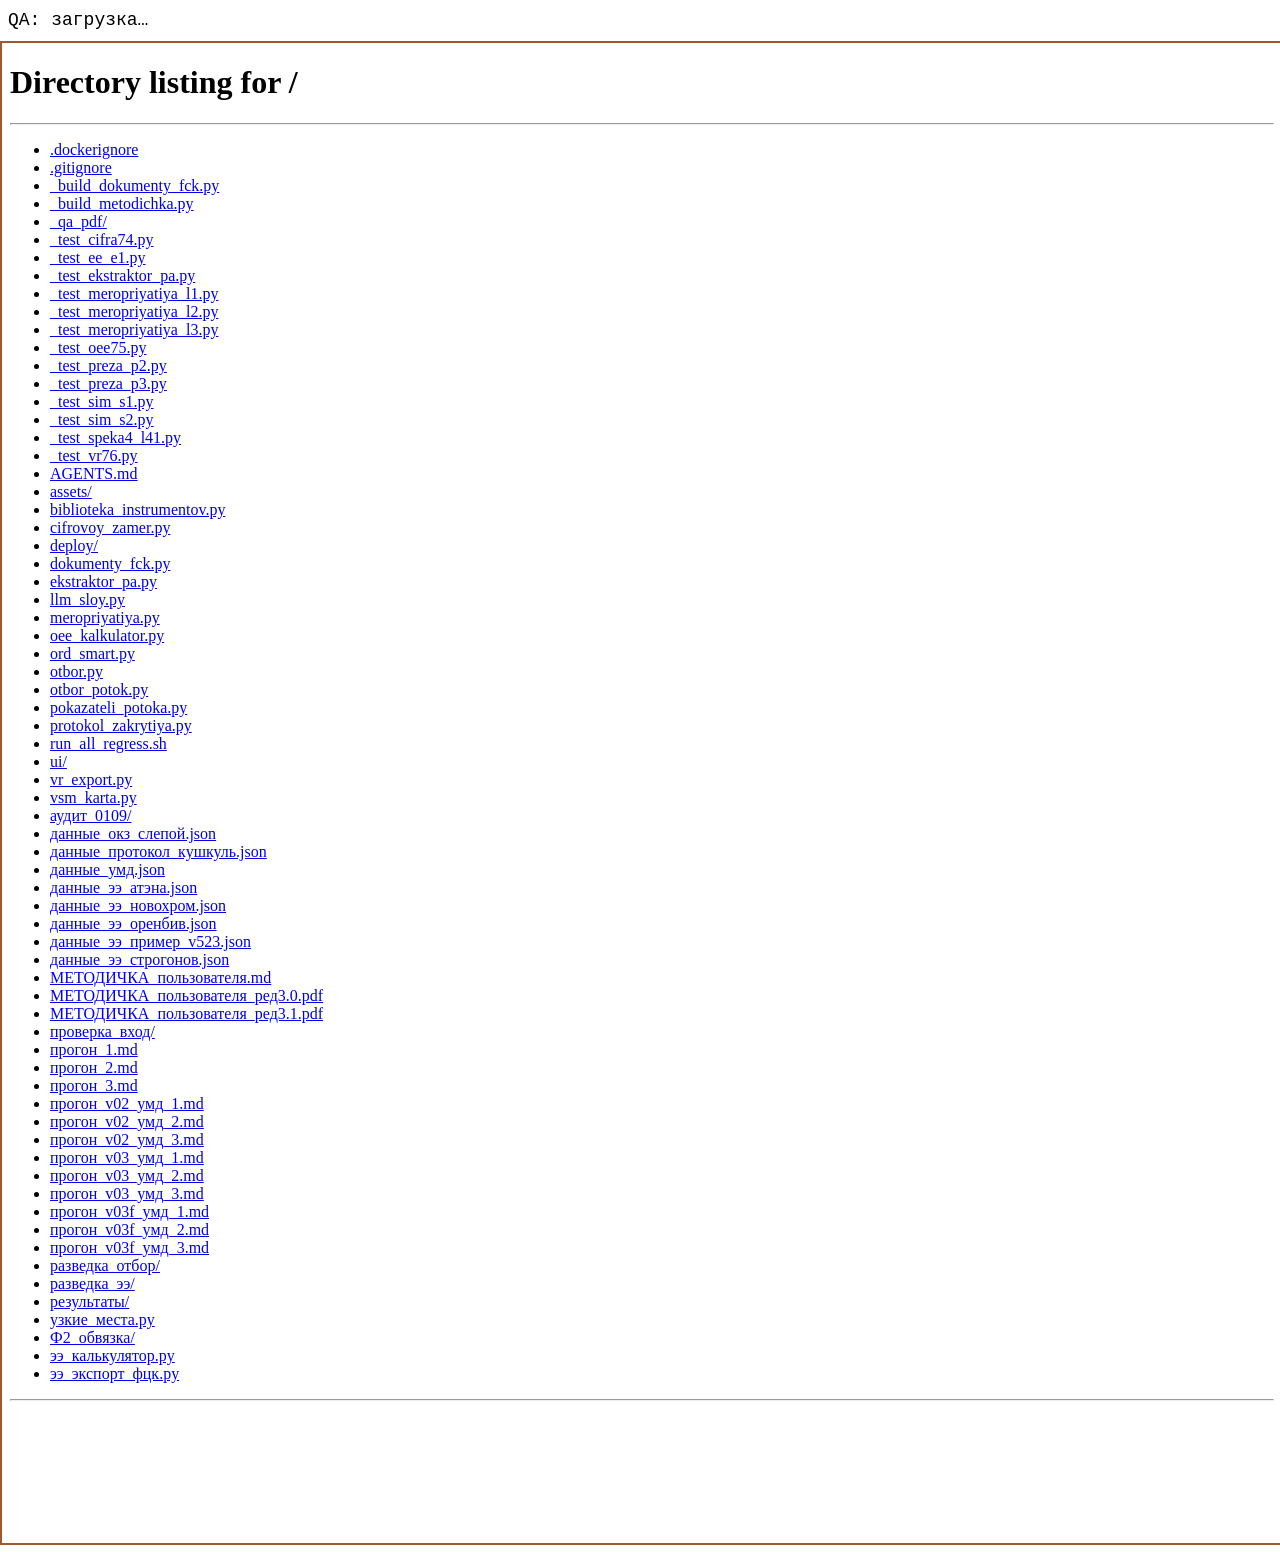
<file: ui/static/_qa_probe.html>
<!DOCTYPE html>
<html lang="ru">
<head><meta charset="utf-8"><title>QA probe ui22</title>
<style>body{font:16px/1.4 monospace;background:#fff;margin:0}#out{padding:8px;white-space:pre-wrap;font-size:18px}iframe{width:100%;height:1500px;border:2px solid #a4572f}</style></head>
<body>
<div id="out">QA: загрузка…</div>
<iframe id="fr" src="/"></iframe>
<script>
var out = [];
function log(s){ out.push(s); document.getElementById('out').textContent = out.join('\n'); }
function sleep(ms){ return new Promise(r => setTimeout(r, ms)); }
var fr = document.getElementById('fr');
fr.onload = async function(){
  try {
    var w = fr.contentWindow, d = fr.contentDocument;
    w.confirm = function(){ return true; };
    await sleep(2500);
    // 1. Демо ОКЗ
    var btn = d.getElementById('btn-demo');
    log('btn-demo найден: ' + !!btn);
    btn.click();
    await sleep(2500);
    log('строк в таблице после демо: ' + d.querySelectorAll('#ops-body tr').length);
    try { var rr = await w.fetch('/api/demo'); log('fetch /api/demo из iframe: HTTP ' + rr.status); } catch(e){ log('fetch err: ' + e.message); }
    var st = d.getElementById('status-line'); if (st) log('status-line: "' + st.textContent + '"');
    var vpp = d.getElementById('f-впп').value;
    log('ВПП итого = ' + vpp + (vpp.replace(/\s/g,'') === '83765' ? '  [OK: 83765]' : '  [FAIL: ожидалось 83765]'));
    // заполняем спрос и доступное время — такт должен появиться автоматически (960 мин / 480 шт = 2 мин)
    function setVal(id, val){ var el = d.getElementById(id); el.value = val; el.dispatchEvent(new w.Event('input', {bubbles:true})); }
    setVal('f-спрос', '480');
    setVal('f-время', '960');
    await sleep(1200);
    var takt = d.getElementById('f-такт').value;
    var taktNote = d.getElementById('f-такт-note');
    var taktOk = takt && Math.abs(parseFloat(takt.replace(',','.')) - 2) < 0.001;
    log('Такт = ' + takt + ' | note: "' + (taktNote ? taktNote.textContent : 'n/a') + '"' + (taktOk ? '  [OK: 960/480=2]' : '  [FAIL: ожидалось 2]'));
    // 2. зелёная подсветка при вводе
    var okCount = d.querySelectorAll('#ops-body input.ok-line, #f-спрос.ok-line, #f-время.ok-line').length;
    log('ok-line (зелёные) полей после ввода: ' + okCount + (okCount > 0 ? '  [OK]' : '  [FAIL]'));
    // 3. красная подсветка при вводе нечисла в числовую ячейку Тц
    var cell = d.querySelector('#ops-body input.num');
    cell.value = 'двадцать';
    cell.dispatchEvent(new w.Event('input', {bubbles:true}));
    await sleep(900);
    var badCount = d.querySelectorAll('#ops-body input.bad').length;
    log('bad (красные) ячеек после "двадцать": ' + badCount + (badCount > 0 ? '  [OK]' : '  [FAIL]'));
    // 4. термины в отчёте
    var terms = d.querySelectorAll('#report .term');
    var dotted = 0;
    terms.forEach(function(t){ if (w.getComputedStyle(t).borderBottomStyle === 'dotted') dotted++; });
    log('терминов .term в отчёте: ' + terms.length + ', из них dotted: ' + dotted + ((terms.length && dotted === terms.length) ? '  [OK]' : '  [FAIL]'));
    // скролл к отчёту для визуального скрина
    var rep = d.getElementById('report');
    if (rep) rep.scrollIntoView();
    log('ГОТОВО');
  } catch (e) { log('ОШИБКА: ' + e.message); }
};
</script>
</body></html>
</file>
